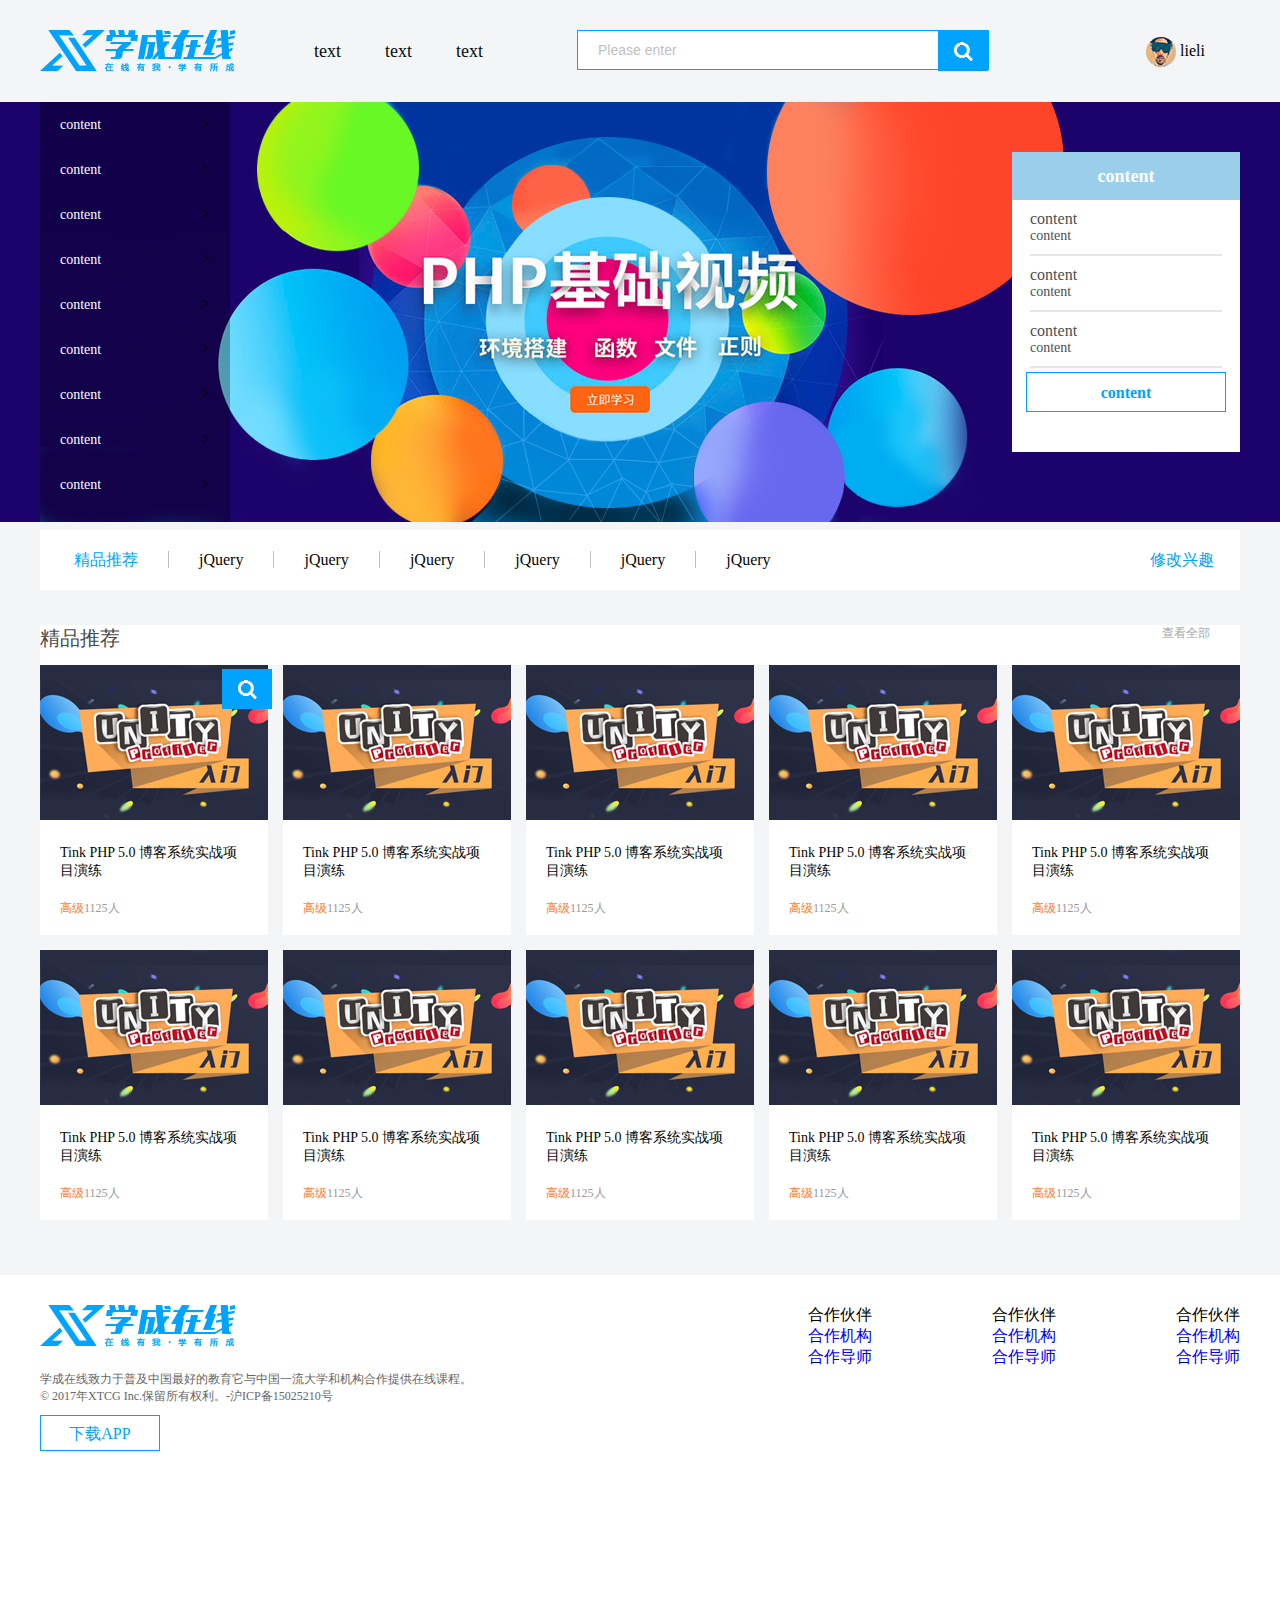
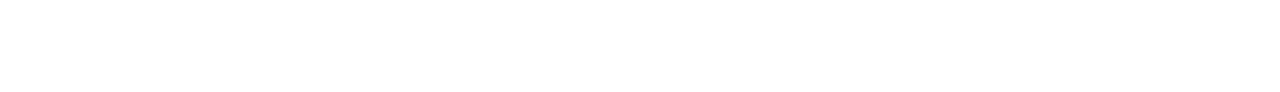
<file: study/index.html>
<!DOCTYPE html>
<html lang="en">
<head>
    <meta charset="UTF-8">
    <meta name="viewport" content="width=device-width, initial-scale=1.0">
    <title>学成在线</title>
    <link rel="stylesheet" href="./css/index.css">
</head>
<body>
    <!-- 头部header：负责头部区域的样式，wrapper只负责版心效果 -->
    <div class="header wrapper">
        <h1>
            <a href="#"><img src="./images/logo.png" alt=""></a>
        </h1>

        <!-- 导航 -->
         <div class="nav">
            <ul>
                <li><a href="">text</a></li>
                <li><a href="">text</a></li>
                <li><a href="">text</a></li>
            </ul>
         </div>

         <!-- search -->
          <div class="search">
            <input type="text" placeholder="Please enter">
            <button></button>
          </div>
          <div class="user">
            <img src="./images/user.png" alt="">
            <span>lieli</span>
          </div>
    </div>

    <!-- 论插图banner -->
     <div class="banner">
        <div class="wrapper">
            <div class="left">
                <ul>
                    <li><a href="#">content</a><span>></span></li>
                    <li><a href="#">content</a><span>></span></li>
                    <li><a href="#">content</a><span>></span></li>
                    <li><a href="#">content</a><span>></span></li>
                    <li><a href="#">content</a><span>></span></li>
                    <li><a href="#">content</a><span>></span></li>
                    <li><a href="#">content</a><span>></span></li>
                    <li><a href="#">content</a><span>></span></li>
                    <li><a href="#">content</a><span>></span></li>
                </ul>
            </div>
            <div class="right">
                <h2>content</h2>
                <div class="content">
                    <dl>
                        <dt>content</dt>
                        <dd>content</dd>
                    </dl>
                    <dl>
                        <dt>content</dt>
                        <dd>content</dd>
                    </dl>
                    <dl>
                        <dt>content</dt>
                        <dd>content</dd>
                    </dl>
                </div>
                <a href="#" class="more">content</a>
            </div>
        </div>
     </div>
     <!-- 精品推荐 -->
      <div class="goods wrapper">
        <h2>精品推荐</h2>
        <ul>
            <li><a href="#">jQuery</a></li>
            <li><a href="#">jQuery</a></li>
            <li><a href="#">jQuery</a></li>
            <li><a href="#">jQuery</a></li>
            <li><a href="#">jQuery</a></li>
            <li><a href="#">jQuery</a></li>
        </ul>    
        <a href="#" class="xingqu">修改兴趣</a>    
      </div>

      <!-- 精品课程 -->
       <div class="box wrapper">
        <div class="title">
            <h2>精品推荐</h2>
            <a href="#">查看全部</a>
        </div>

        <div class="content clearfix">
            <ul>
                <li>
                    <a href="#">
                        <img src="./images/course07.png" alt="">
                        <h3>Tink PHP 5.0 博客系统实战项目演练</h3>
                        <p><span>高级</span>1125人</p>
                        <img src="./images/btn.png" alt="" class="hot">
                    </a>
                </li>
                <li>
                    <a href="#">
                        <img src="./images/course07.png" alt="">
                        <h3>Tink PHP 5.0 博客系统实战项目演练</h3>
                        <p><span>高级</span>1125人</p>
                    </a>
                </li>
                <li>
                    <a href="#">
                        <img src="./images/course07.png" alt="">
                        <h3>Tink PHP 5.0 博客系统实战项目演练</h3>
                        <p><span>高级</span>1125人</p>
                    </a>
                </li>
                <li>
                    <a href="#">
                        <img src="./images/course07.png" alt="">
                        <h3>Tink PHP 5.0 博客系统实战项目演练</h3>
                        <p><span>高级</span>1125人</p>
                    </a>
                </li>
                <li>
                    <a href="#">
                        <img src="./images/course07.png" alt="">
                        <h3>Tink PHP 5.0 博客系统实战项目演练</h3>
                        <p><span>高级</span>1125人</p>
                    </a>
                </li>
                <li>
                    <a href="#">
                        <img src="./images/course07.png" alt="">
                        <h3>Tink PHP 5.0 博客系统实战项目演练</h3>
                        <p><span>高级</span>1125人</p>
                    </a>
                </li>
                <li>
                    <a href="#">
                        <img src="./images/course07.png" alt="">
                        <h3>Tink PHP 5.0 博客系统实战项目演练</h3>
                        <p><span>高级</span>1125人</p>
                    </a>
                </li>
                <li>
                    <a href="#">
                        <img src="./images/course07.png" alt="">
                        <h3>Tink PHP 5.0 博客系统实战项目演练</h3>
                        <p><span>高级</span>1125人</p>
                    </a>
                </li>
                <li>
                    <a href="#">
                        <img src="./images/course07.png" alt="">
                        <h3>Tink PHP 5.0 博客系统实战项目演练</h3>
                        <p><span>高级</span>1125人</p>
                    </a>
                </li>
                <li>
                    <a href="#">
                        <img src="./images/course07.png" alt="">
                        <h3>Tink PHP 5.0 博客系统实战项目演练</h3>
                        <p><span>高级</span>1125人</p>
                    </a>
                </li>
                
            </ul>
        </div>
       </div>

       <!-- footer清楚浮动的影响 -->
        <div class="footer">
            <div class="wrapper">
                <div class="left">
                    <img src="./images/logo.png" alt="">
                    <p>学成在线致力于普及中国最好的教育它与中国一流大学和机构合作提供在线课程。<br>
© 2017年XTCG Inc.保留所有权利。-沪ICP备15025210号</p>
                        <a href="#">下载APP</a>
                </div>
                <div class="right">
                    <dl>
                        <dt>合作伙伴</dt>
                        <dd><a href="#">合作机构</a></dd>
                        <dd><a href="#">合作导师</a></dd>
                    </dl>
                    <dl>
                        <dt>合作伙伴</dt>
                        <dd><a href="#">合作机构</a></dd>
                        <dd><a href="#">合作导师</a></dd>
                    </dl>
                    <dl>
                        <dt>合作伙伴</dt>
                        <dd><a href="#">合作机构</a></dd>
                        <dd><a href="#">合作导师</a></dd>
                    </dl>
                </div>
            </div>
        </div>
</body>
</html>
</file>
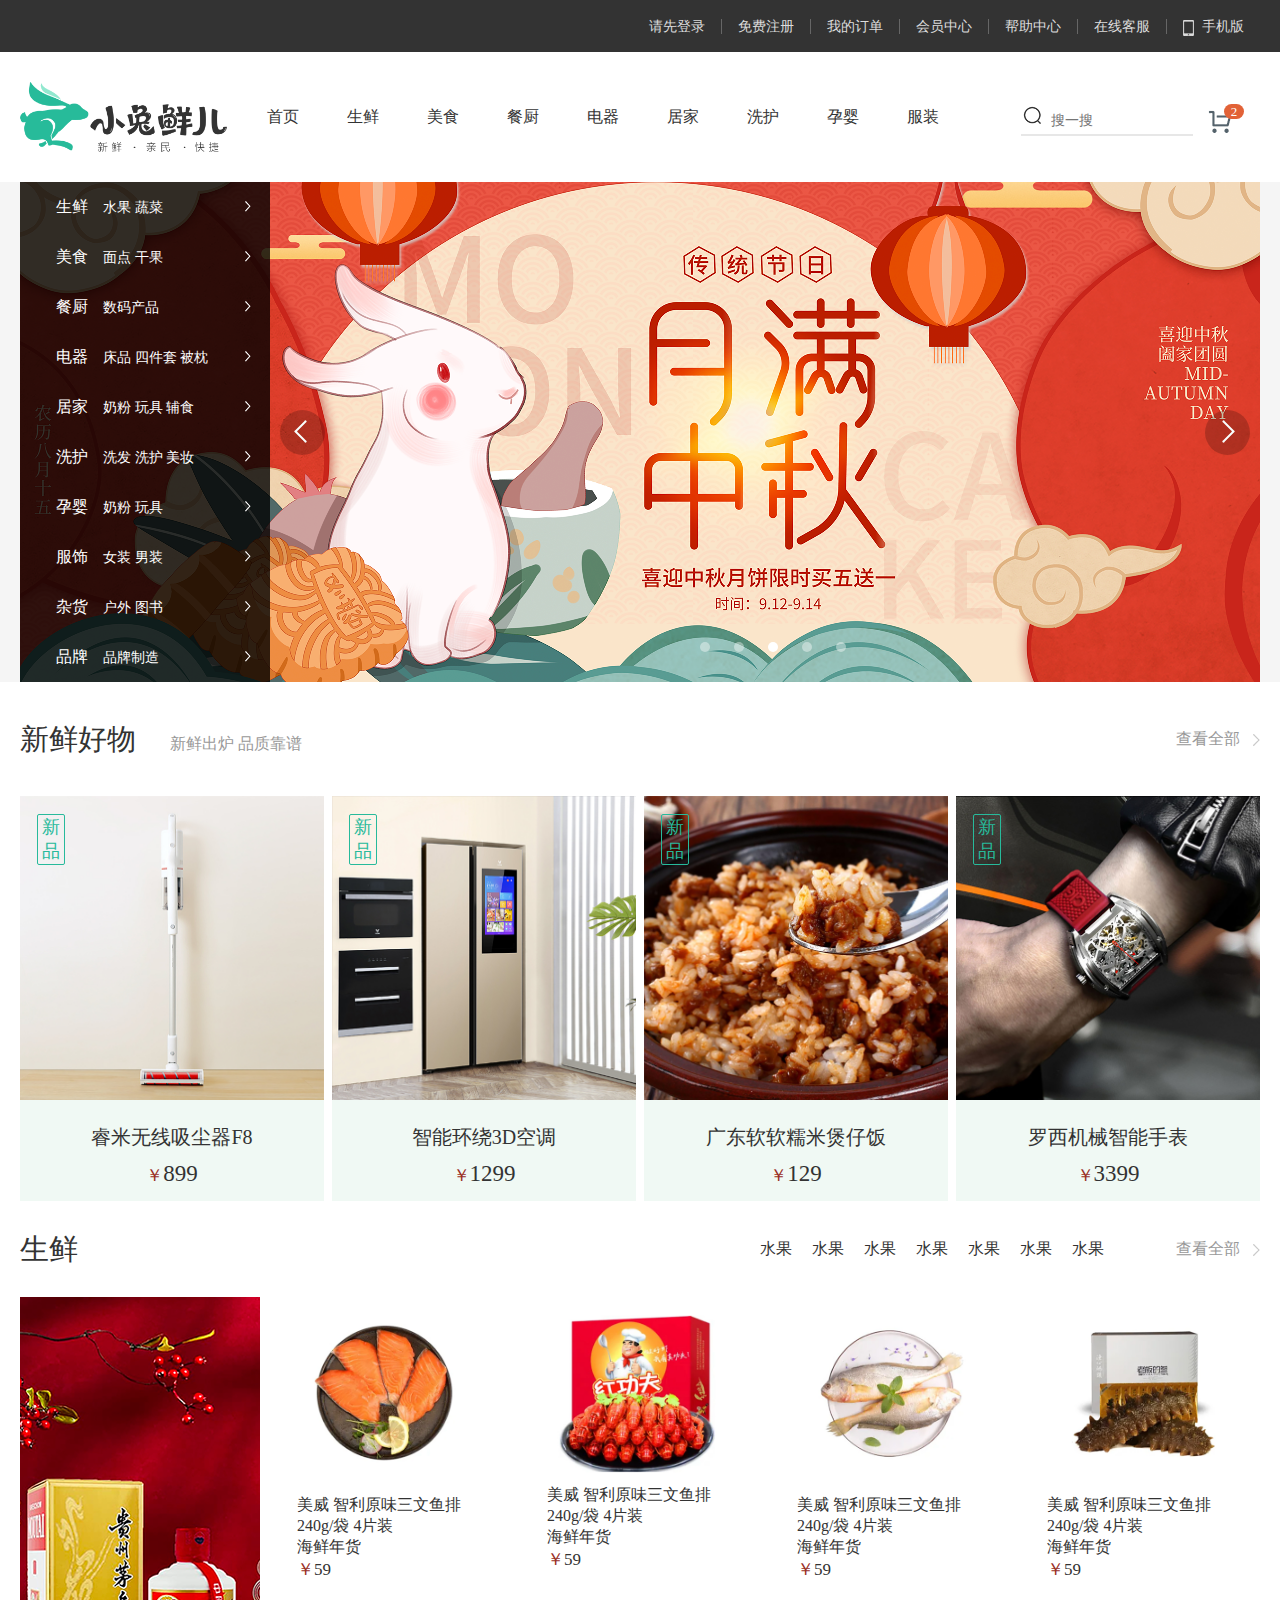
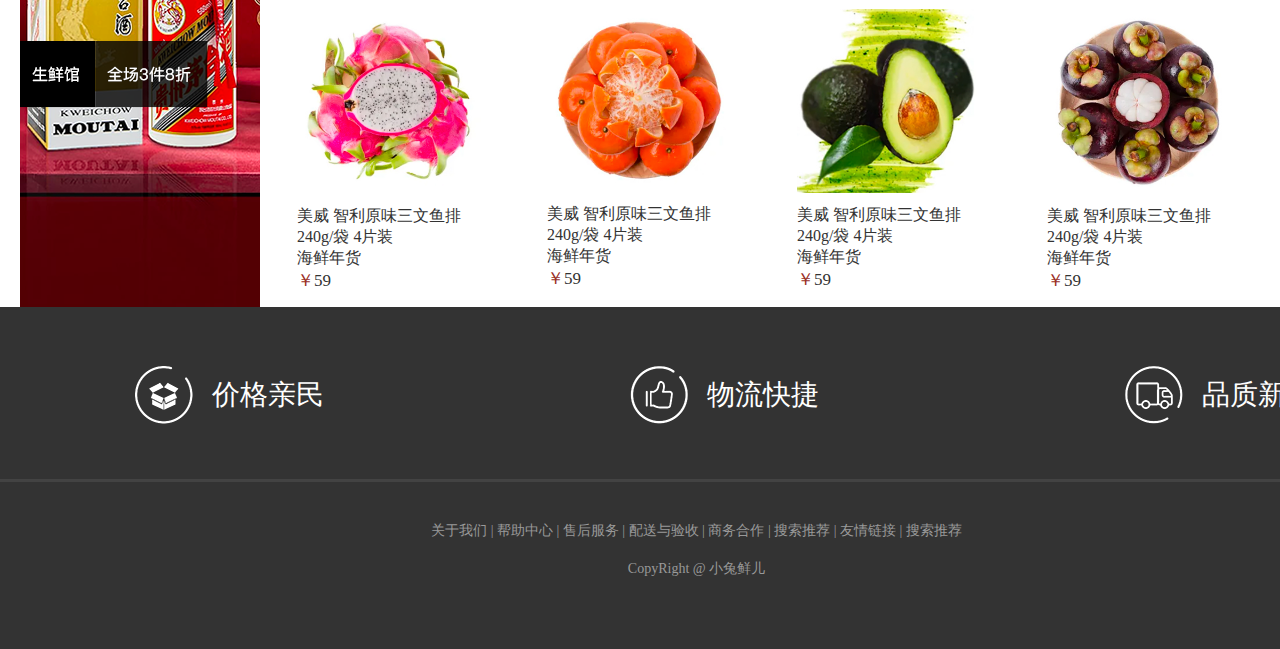
<file: xtx_pc_client/index.html>
<!DOCTYPE html>
<html lang="en">

<head>
    <meta charset="UTF-8">
    <meta name="viewport" content="width=device-width, initial-scale=1.0">
    <meta name="description" content="小兔鲜儿官网，致力于打造全球最大的食品、生鲜电商购物平台。">
    <meta name="keywords" content="小兔鲜儿,食品,生鲜,服装,家电,电商,购物">
    <title>小兔鲜儿-新鲜、惠民、快捷！</title>
    <!-- 按顺序引入：外链式样式表后写的生效 -->
    <link rel="shortcut icon" href="favicon.ico" type="image/x-icon">
    <link rel="stylesheet" href="./css/base.css">
    <link rel="stylesheet" href="./css/common.css">
    <link rel="stylesheet" href="./css/index.css">
</head>

<body>
    <!-- 快捷导航 -->
    <div class="shortcut">
        <div class="wrapper">
            <ul>
                <li><a href="#">请先登录</a></li>
                <li><a href="#">免费注册</a></li>
                <li><a href="#">我的订单</a></li>
                <li><a href="#">会员中心</a></li>
                <li><a href="#">帮助中心</a></li>
                <li><a href="#">在线客服</a></li>
                <li><a href="#"><span></span>手机版</a></li>
            </ul>
        </div>
    </div>
    <!-- 头部 -->
    <div class="header wrapper">
        <div class="logo">
            <h1><a href="#">小兔鲜</a></h1>
        </div>
        <div class="nav">
            <ul>
                <li><a href="#">首页</a></li>
                <li><a href="#">生鲜</a></li>
                <li><a href="#">美食</a></li>
                <li><a href="#">餐厨</a></li>
                <li><a href="#">电器</a></li>
                <li><a href="#">居家</a></li>
                <li><a href="#">洗护</a></li>
                <li><a href="#">孕婴</a></li>
                <li><a href="#">服装</a></li>
            </ul>
        </div>
        <div class="search">
            <input type="text" placeholder="搜一搜">
            <!-- 定位 放大镜 -->
            <span></span>
        </div>
        <div class="car">
            <span>2</span>
        </div>
    </div>
    <!-- banner -->
    <div class="banner">
        <div class="wrapper">
            <!-- 有多少张图，就有多少个li -->
            <ul>
                <li><a href="#"><img src="./uploads/banner_1.png" alt=""></a></li>
            </ul>
            <!-- 测导航 -->
            <div class="aside">
                <ul>
                    <li><a href="#">生鲜<span>水果 蔬菜</span></a></li>
                    <li><a href="#">美食<span>面点 干果</span></a></li>
                    <li><a href="#">餐厨<span>数码产品</span></a></li>
                    <li><a href="#">电器<span>床品 四件套 被枕</span></a></li>
                    <li><a href="#">居家<span>奶粉 玩具 辅食</span></a></li>
                    <li><a href="#">洗护<span>洗发 洗护 美妆</span></a></li>
                    <li><a href="#">孕婴<span>奶粉 玩具</span></a></li>
                    <li><a href="#">服饰<span>女装 男装</span></a></li>
                    <li><a href="#">杂货<span>户外 图书</span></a></li>
                    <li><a href="#">品牌<span>品牌制造</span></a></li>
                </ul>
            </div>
            <!-- 箭头 -->
            <!-- prev:上一个 -->
            <a href="#" class="prev"></a>
            <!-- next:下一个 -->
            <a href="#" class="next"></a>
            <!-- 圆点:当前状态：current/active -->
            <ol>
                <li></li>
                <li></li>
                <li class="current"></li>
                <li></li>
                <li></li>
            </ol>
        </div>
    </div>
    <!-- 新鲜好物 -->
    <div class="goods wrapper">
        <!-- hd header 头部 -->
        <div class="hd">
            <h2>新鲜好物<span>新鲜出炉 品质靠谱</span></h2>
            <a href="#">查看全部</a>
        </div>
        <!-- bd body -->
        <div class="bd clearfix">
            <ul>
                <li>
                    <a href="#">
                        <img src="./uploads/new_goods_1.jpg" alt="">
                        <h3>睿米无线吸尘器F8</h3>
                        <div>￥<span>899</span></div>
                        <b>新品</b>
                    </a>
                </li>
                <li>
                    <a href="#">
                        <img src="./uploads/new_goods_2.jpg" alt="">
                        <h3>智能环绕3D空调</h3>
                        <div>￥<span>1299</span></div>
                        <b>新品</b>
                    </a>
                </li>
                <li>
                    <a href="#">
                        <img src="./uploads/new_goods_3.jpg" alt="">
                        <h3>广东软软糯米煲仔饭</h3>
                        <div>￥<span>129</span></div>
                        <b>新品</b>
                    </a>
                </li>
                <li>
                    <a href="#">
                        <img src="./uploads/new_goods_4.jpg" alt="">
                        <h3>罗西机械智能手表</h3>
                        <div>￥<span>3399</span></div>
                        <b>新品</b>
                    </a>
                </li>

            </ul>
        </div>

    </div>
    <!-- 生鲜 -->
    <div class="shengxian wrapper">
        <div class="hd">
            <h2>生鲜</h2>
            <a href="#" class="more">查看全部</a>
            <ul>
                <li><a href="#">水果</a></li>
                <li><a href="#">水果</a></li>
                <li><a href="#">水果</a></li>
                <li><a href="#">水果</a></li>
                <li><a href="#">水果</a></li>
                <li><a href="#">水果</a></li>
                <li><a href="#">水果</a></li>
            </ul>
        </div>
        <div class="bd clearfix">
            <div class="left">
                <a href="#"><img src="./uploads/fresh_goods_cover.png" alt=""></a>
            </div>
            <div class="right">
                <ul>
                    <li>
                        <a href="#">
                            <img src="./uploads/fresh_goods_1.jpg" alt="">
                            <p>美威 智利原味三文鱼排<br>
                                240g/袋 4片装<br>
                                海鲜年货</p>
                            <div>￥<span>59</span></div>
                        </a>
                    </li>
                    <li>
                        <a href="#">
                            <img src="./uploads/fresh_goods_2.jpg" alt="">
                            <p>美威 智利原味三文鱼排<br>
                                240g/袋 4片装<br>
                                海鲜年货</p>
                            <div>￥<span>59</span></div>
                        </a>
                    </li>
                    <li>
                        <a href="#">
                            <img src="./uploads/fresh_goods_3.jpg" alt="">
                            <p>美威 智利原味三文鱼排<br>
                                240g/袋 4片装<br>
                                海鲜年货</p>
                            <div>￥<span>59</span></div>
                        </a>
                    </li>
                    <li>
                        <a href="#">
                            <img src="./uploads/fresh_goods_4.jpg" alt="">
                            <p>美威 智利原味三文鱼排<br>
                                240g/袋 4片装<br>
                                海鲜年货</p>
                            <div>￥<span>59</span></div>
                        </a>
                    </li>
                    <li>
                        <a href="#">
                            <img src="./uploads/fresh_goods_5.jpg" alt="">
                            <p>美威 智利原味三文鱼排<br>
                                240g/袋 4片装<br>
                                海鲜年货</p>
                            <div>￥<span>59</span></div>
                        </a>
                    </li>
                    <li>
                        <a href="#">
                            <img src="./uploads/fresh_goods_6.jpg" alt="">
                            <p>美威 智利原味三文鱼排<br>
                                240g/袋 4片装<br>
                                海鲜年货</p>
                            <div>￥<span>59</span></div>
                        </a>
                    </li>
                    <li>
                        <a href="#">
                            <img src="./uploads/fresh_goods_7.jpg" alt="">
                            <p>美威 智利原味三文鱼排<br>
                                240g/袋 4片装<br>
                                海鲜年货</p>
                            <div>￥<span>59</span></div>
                        </a>
                    </li>
                    <li>
                        <a href="#">
                            <img src="./uploads/fresh_goods_8.jpg" alt="">
                            <p>美威 智利原味三文鱼排<br>
                                240g/袋 4片装<br>
                                海鲜年货</p>
                            <div>￥<span>59</span></div>
                        </a>
                    </li>
                   
                </ul>
            </div>
        </div>
    </div>
    <!-- 版权区域footer -->
    <div class="footer">
        <div class="wrapper">
            <div class="top">
                <ul>
                    <!-- 通过伪元素添加标签实现精灵图 -->
                    <li><span>价格亲民</span></li>
                    <li><span>物流快捷</span></li>
                    <li><span>品质新鲜</span></li>
                </ul>
            </div>
            <div class="bottom">
                <p>
                    <a href="#">关于我们</a> |
                    <a href="#">帮助中心</a> |
                    <a href="#">售后服务</a> |
                    <a href="#">配送与验收 </a> |
                    <a href="#">商务合作</a> |
                    <a href="#">搜索推荐</a> |
                    <a href="#">友情链接</a> |
                    <a href="#">搜索推荐</a>
                </p>
                <p>CopyRight @ 小兔鲜儿</p>
            </div>
        </div>
    </div>
</body>

</html>
</file>
<file: study/css/index.css>
* {
    margin: 0;
    padding: 0;
    box-sizing: border-box;
}

li {
    list-style: none;
}

a {
    text-decoration: none;
}

.clearfix::before,.clearfix::after{
    content: "";
    display: table;
}
.clearfix::after{
    clear: both;
}

body {
    background-color: #f3f5f7;
}
/* 版心 */
.wrapper {
    width: 1200px;
    margin: 0 auto;
}

/* 头部 */
.header {
    height: 42px;
    /* background-color: pink; */
    margin-top: 30px;
    margin-bottom: 30px;
}

h1 {
    float: left;
}
.nav {
    float: left;
}
/* nav */
.nav {
    margin-left: 70px;
    height: 42px;
    /* background-color: green; */
}

.nav li {
    float: left;
    margin-right: 26px;
}
.nav li a {
    display: block;
    padding: 0 9px;
    height: 42px;
    line-height: 42px;
    /* border-bottom: 2px solid #00a4ff; */
    font-size: 18px;
    color: #050f0f;
}
.nav li a :hover {
    border-bottom: 2px solid #00a4ff;

}

.search {
    float: left;
    margin-left: 59px;
    width: 412px;
    height: 40px;
    border: 1px solid #00a4ff;
}
.search input {
    float: left;
    padding-left: 20px;
    height: 38px;
    width: 360px;
    border: 0;

}
.search input::placeholder{
    font-size: 14px;
    color: #bfbfbf;
}
.search button {
    float: left;
    width: 50px;
    height: 40px;
    background-image: url(../images/btn.png);
    border: 0;
}
.user {
    float: right;
    margin-right: 35px;
    height: 42px;
    line-height: 42px;
}
.user img {
    /* 调节图片垂直居中 */
    vertical-align: middle;
}

.banner {
    height: 420px;
    background-color: #1c036c;
}
.banner .wrapper {
    height: 420px;
    background-image: url(../images/banner2.png);
}
.banner .left {
    float: left;
    padding: 0 20px;
    width: 190px;
    height: 420px;
    background-color: rgba(0,0,0,0.3);
    line-height: 44px;
}

.banner .left span {
    float: right;
}
.banner .left a {
    color: #fff;
    font-size: 14px;
}
.banner .left a:hover {
    color: #00b4ff;
}
.banner .right {
    float: right;
    margin-top: 50px;
    width: 228px;
    height: 300px;
    background-color: #fff;
}
.banner .right h2 {
    height: 48px;
    background-color: #9bceea;
    text-align: center;
    line-height: 48px;
    font-size: 18px;
    color: #fff;
}
.banner .right .content {
    padding: 0 18px;
}
.banner .right .content dl {
    padding: 10px 0;
    border-bottom: 2px solid #e5e5e5;
}
.banner .right .content dt {
    font-size: 16px;
    color: #4e4e4e;
}
.banner .right .content dd {
    font-size: 14px;
    color: #4e4e4e;
}
.banner .right .more {
    display: block;
    margin: 4px auto 0;
    width: 200px;
    height: 40px;
    border: 1px solid #00a4ff;
    font-size: 16px;
    color: #00a4ff;
    font-weight: 700;
    text-align: center;
    line-height: 40px;
}

/* goods */
.goods {
    margin-top: 8px;
    padding-left: 34px;
    padding-right: 26px;
    height: 60px;
    background-color: #fff;
    box-shadow: 0 2px 3px o
    rgba(118, 118, 118, 0.2);
    line-height: 60px;

}
.goods h2{
    float: left;
    font-size: 16px;
    color: #00a4ff;
    font-weight: normal;
}
.goods ul {
    float: left;
    margin-left: 30px;
}
.goods ul li {
    float: left;
}
.goods li a {
    border-left: 1px solid #bfbfbf;
    padding: 0 30px;
    font-size: 16px;
    color: #050505;
}
.goods .xingqu {
    float: right;
    font-size: 14;
    color: #00a4ff;
}

/* 精品课程 */
.box {
    margin-top: 35px;
} 
.box .title {
    height: 40px;
    background-color: #fff;
}
.box .title h2 {
    float: left;
    font-size: 20px;
    color: #494949;
    font-weight: 400;
}
.box .title a {
    float: right;
    margin-right: 30px;
    font-size: 12px;
    color: #a5a5a5;
}
.box .content li {
    float: left;
    margin-right: 15px;
    margin-bottom: 15px;
    width: 228px;
    height:270px ;
    background-color: #fff;
}
.box .content li:nth-child(5n) {
    margin-right: 0;
}
.box .content li h3 {
    padding: 20px;
    font-size: 14px;
    color: #050505;
    font-weight: 400;
}
.box .content li p {
    padding: 0 20px;
    font-size: 12px;
    color: #999;
}
.box .content li span {
    color: #ff7c2d;
}

/* footer */
.footer {
    margin-top: 40px;
    padding-top: 30px;
    height: 417px;
    background-color: #fff;
}

.footer .left {
    float: left;
}
.footer .left p {
    margin: 20px 0 10px;
    font-size: 12px;
    color: #666;
}
.footer .left a {
    display: block;
    width: 120px;
    height: 36px;
    border: 1px solid #00a4ff;
    text-align: center;
    line-height: 36px;
    font-size: 16px;
    color: #00a4ff;
}
.footer .right {
    float: right;
}
.footer .right dl {
    float: left;
    margin-left: 120px;
}

.box .content li {
    position: relative;
}
.box .content li .hot {
    position: absolute;
    right: -4px;
    top: 4px;
}
</file>
<file: xtx_pc_client/css/base.css>
* {
    margin: 0;
    padding: 0;
    box-sizing: border-box;
    color: #333;
    border: 0;
}
ul {
    list-style: none;

}
a {
    text-decoration: none;
}

.clearfix::before,.clearfix::after{
    content: "";
    display: table;
}
.clearfix::after{
    clear: both;
}
</file>
<file: xtx_pc_client/css/common.css>
.wrapper {
    width: 1240px;
    margin: 0 auto;
    /* background-color: pink; */
}
.shortcut {
    height: 52px;
    background-color: #333;
}
.shortcut .wrapper {
    height: 52px;
    /* background-color: pink; */
}
.shortcut .wrapper ul {
    float: right;
}
.shortcut .wrapper li {
    float: left;
    line-height: 52px;
}

.shortcut .wrapper a {
    padding: 0 16px;
    border-right: 1px solid #666;
    font-size: 14px;
    color: #dcdcdc;
}
.shortcut .wrapper a span {
    display: inline-block;
    margin-right: 8px;
    width: 11px;
    height: 16px;
    background-image: url(../images/sprites.png);
    background-position: -160px -70px;

    vertical-align: middle;
}
.shortcut .wrapper li:last-child a {
    border: 0;
}

.header {
    margin: 30px auto;
    height: 70px;
    /* background-color: pink; */

}

.logo {
    float: left;
    width: 207px;
    height: 70px;
    /* background-color: pink; */
}

/* logo搜索引擎优化做法 */
.logo h1 {
    width: 207px;
    height: 70px;
}
.logo h1 a {
    display: block;
    width: 207px;
    height: 70px;
    background-image: url(../images/logo.png);
    background-size: contain;
    /* 字号变为0，让字变为0 */
    font-size: 0;
}
.nav {
    float: left;
    margin-left: 40px;
    height: 70px;
    /* background-color: pink; */

}

.nav li {
    float: left;
    margin-right: 48px;
    line-height: 70px;
}
.nav li a {
    padding-bottom: 7px;
}
.nav li a:hover {
    color: #27ba9b;
    border-bottom: 1px solid #27ba9b;
}

.search {
    position: relative;
    float: left;
    margin-top: 24px;
    margin-left: 34px;
    width: 172px;
    height: 30px;
    /* background-color: green; */
    border-bottom: 2px solid #e7e7e7;
}

.search input {
    padding-left: 30px;
    width: 172px;
    height: 28px;
}
.search input::placeholder {
    font-size: 14px;
    clear: #ccc;
}
.search span {
    position: absolute;
    left: 2px;
    top: 0;
    display: inline-block;
    width: 18px;
    height: 18px;
    /* background-color: pink; */
    background-image: url(../images/sprites.png);
    background-position: -79px -69px;
}
.car {
    position: relative;
    float: left;
    margin-top: 28px;
    margin-left: 15px;
    width: 23px;
    height: 23px;
    /* background-color: skyblue; */
    background-image: url(../images/sprites.png);
    background-position: -119px -69px;
}
.car span {
    position: absolute;
    right: -13px;
    top: -6px;
    width: 20px;
    height: 15px;
    background-color: #e26237;
    border-radius: 8px;

    font-size: 13px;
    color: #fff;
    text-align: center;
    line-height: 15px;
}

/* footer */
.footer {
    height: 342px;
    background-color: #333;
}
.footer .wrapper {
    width: 1393px;
}
.footer .top {
    padding-top: 59px;
    padding-left: 135px;
    height: 175px;
    border-bottom: 3px solid #434343
}
.footer .top li {
    position: relative;
    float: left;
    margin-right: 300px;
    width: 195px;
    height: 58px;
    /* background-color: pink; */
    line-height: 58px;
}
.footer .top li:last-child {
    margin-right: 0;
}
.footer .top li::before {
    position: absolute;
    left: 0;
    top: 0;
    /* display: inline-block; */
    content: '';
    width: 58px;
    height: 58px;
    background-image: url(../images/sprites.png);
    vertical-align: middle;

}
.footer .top li span {
    margin-left: 77px;
    font-size: 28px;
    color: #fff;
}
.footer .top li:nth-child(2)::before {
    background-position: -64px 0;
}
.footer .top li:nth-child(3)::before {
    background-position: -130px 0;
}

.footer .bottom {
    margin-top: 40px;
    font-size: 14px;
    color: #999;
    text-align: center;
}

.footer .bottom a {
    font-size: 14px;
    color: #999;
}
.footer .bottom p {
    margin-bottom: 20px;
    color: #999;
}
</file>
<file: xtx_pc_client/css/index.css>
.banner {
    height: 500px;
    background-color: #f5f5f5;
}
.banner .wrapper {
    position: relative;
    height: 500px;
    background-color: pink;
}

/* aside */
.banner .aside {
    position: absolute;
    left: 0;
    top: 0;
    width: 250px;
    height: 500px;
    background-color: rgba(0, 0, 0, 0.8);
}

.banner .aside  li {
    height: 50px;
    line-height: 50px;
}
.banner .aside  li a {
    position: relative;
    padding-left: 36px;
    padding-right: 19px;
    display: block;
    /* width: 250px; */
    height: 50px;
    /* background-color: pink; */
    color: #fff;
}

.banner .aside a span {
    margin-left: 15px;
    font-size: 14px;
    color: #fff;
}
.banner .aside a:hover {
    background-color: #27ba9b;
}
.banner .aside a::after {
    position: absolute;
    right: 19px;
    top: 19px;
    content: '';
    width: 6px;
    height: 11px;
    background-image: url(../images/sprites.png);
    background-position: -80px -110px;
}
/* 箭头 */
.prev,
.next {
    position: absolute;
    top: 228px;
    width: 45px;
    height: 45px;
    background-color: rgba(0, 0, 0, 0.2);
    background-image: url(../images/sprites.png);
    border-radius: 50%;
}
.prev {
    left: 260px;
    background-position: 14px -60px;
}
.next {
    right: 10px;
    background-position: -23px -60px;
}

/* yuandian */
.banner ol {
    list-style: none;
    position: absolute;
    left: 680px;
    bottom: 30px;
    width: 200px;
    height: 10px;
    /* background-color: pink; */
}

.banner ol li {
    float: left;
    width: 10px;
    height: 10px;
    background-color: rgba(255, 255, 255, 0.4);
    border-radius: 50%;
    margin-right: 24px;
    cursor: pointer;
}

.banner ol .current {
    background-color: #fff;
}
/* 新鲜好物 */
.goods .hd {
    height: 114px;
    /* background-color: pink; */
    line-height: 114px;
}
.goods .hd h2 {
    float: left;
    font-size: 29px;
    font-weight: 400;
    height: 114px;
}
.goods .hd h2 span {
    margin-left: 34px;
    font-size: 16px;
    color: #999;
}
.goods .hd a,
.shengxian .hd .more{
    float: right;
    
    color: #999;
}
.goods .hd a::after,
.shengxian .hd .more::after {
    content: '';
    display: inline-block;
    margin-left: 13px;
    width: 7px;
    height: 13px;
    /* background-color: green; */
    background-image: url(../images/sprites.png);
    background-position: 0 -110px;
    vertical-align: middle;
}

.goods .bd li {
    position: relative;
    float: left;
    width: 304px;
    height: 405px;
    background-color: #f0f9f4;
    margin-right: 8px;
    text-align: center;
}
.goods .bd li:last-child {
    margin-right: 0;
}

.goods .bd li img {
    width: 304px;
}

.goods .bd li h3 {
    margin-top: 20px;
    margin-bottom: 10px;
    font-size: 20px;
    font-weight: 400;
}
.goods .bd li div {
    color: #9a2e1f;
    font-size: 17px;
}
.goods .bd li div span {
    font-size: 23px;
  
}
.goods .bd li b {
    position: absolute;
    left: 17px;
    top: 18px;
    width: 28px;
    height: 51px;
    border: 1px solid #27ba9b;
    border-radius: 2px;
    font-size: 18px;
    color: #27ba9b;
    font-weight: 400;
    line-height: 24px;
}
/* 生鲜 */
.shengxian .hd {
    height: 96px;
    /* background-color: pink; */
    line-height: 96px;
}
.shengxian .hd h2 {
    float: left;
    font-size: 29px;
    font-weight: 400;
   
}
.shengxian .hd .more {
    float: right;
}
.shengxian .hd ul {
    margin-right: 65px;
    float: right;
}
.shengxian .hd ul li {
    float: left;
}
.shengxian .hd li a {
    padding: 2px 7px;
    margin-left: 6px;
}
.shengxian .hd li a:hover {
    background-color: #27ba9b;
    color: #fff;
}
.shengxian .bd .left{
    float: left;
    width: 240px;
    height: 610px;
    /* background-color: pink; */
}
.shengxian .bd .right {
    float: left;
    width: 1000px;
    height: 610px;
    /* background-color: skyblue; */
}
.shengxian .bd .right ul li{
    float: left;
    display: block;
    margin-left: 8px;
    width: 242px;
    height: 304px;
    /* background-color: pink; */
    
}
.shengxian .bd .right ul li img {
    width: 184px;
    margin: 8px 29px;
}
.shengxian .bd .right ul li a p {
    margin-left: 29px;
}
.shengxian .bd .right li div {
    margin-left: 29px;
    color: #9a2e1f;
    font-size: 17px;
}
</file>
